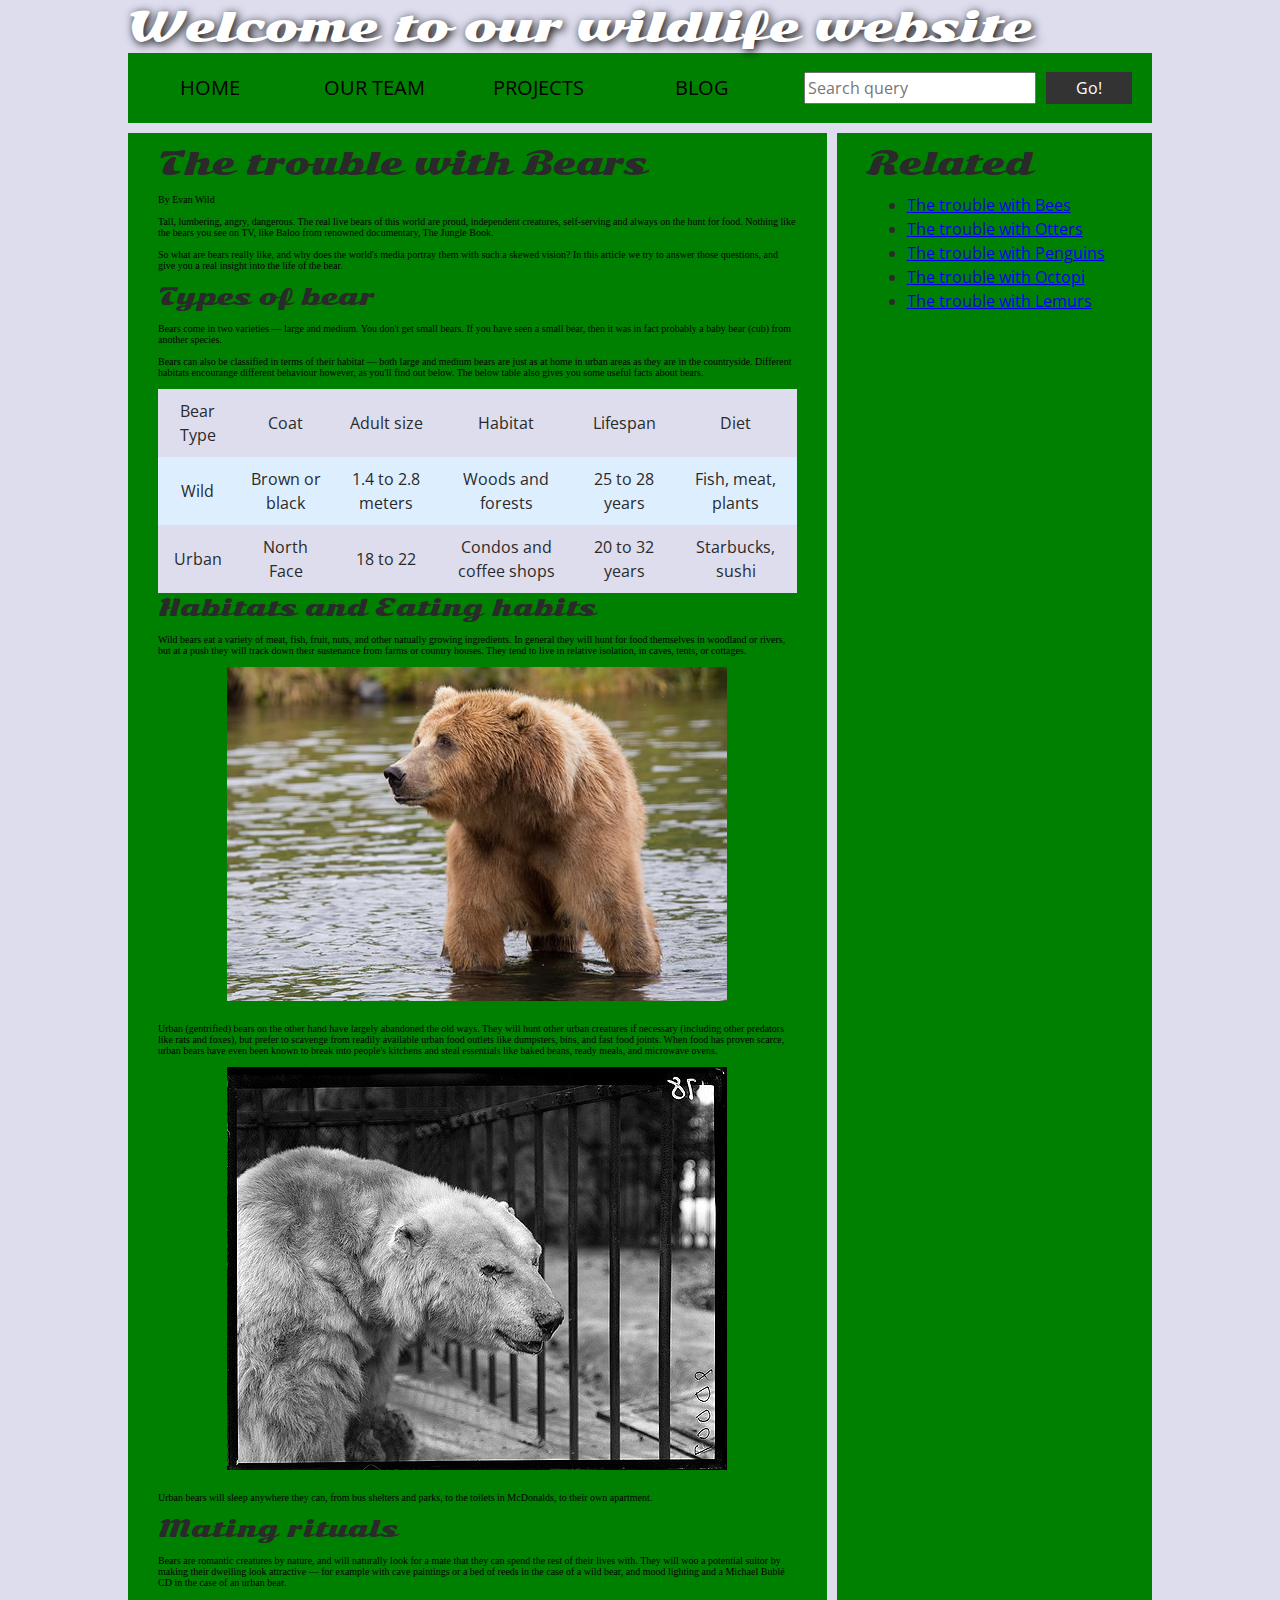
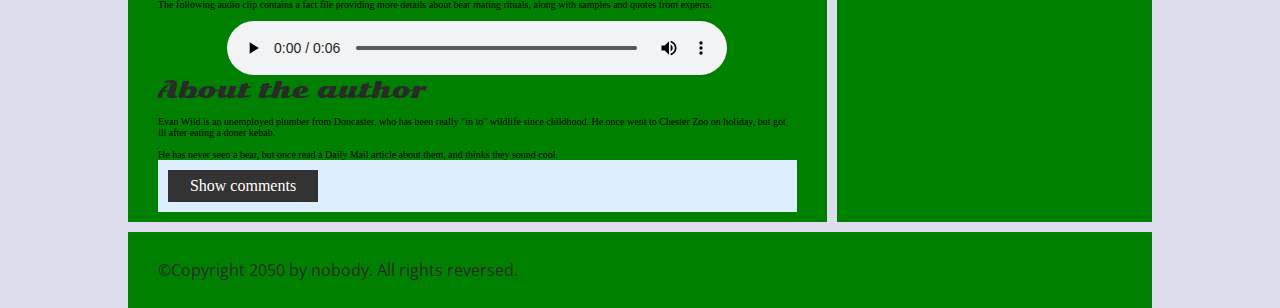
<file: assessment-files/index.html>
<!DOCTYPE html>
<html>
  <head>
    <meta charset="utf-8">

    <title>Accessibility assessment</title>
    <link href="https://fonts.googleapis.com/css?family=Open+Sans+Condensed:300|Sonsie+One" rel="stylesheet" type="text/css">
    <link rel="stylesheet" href="style.css">

    <!-- the below three lines are a fix to get HTML5 semantic elements working in old versions of Internet Explorer-->
    <!--[if lt IE 9]>
      <script src="http://html5shiv.googlecode.com/svn/trunk/html5.js"></script>
    <![endif]-->
  </head>

  <body>
    <div class="header">
      <font size="7">Welcome to our wildlife website</font>
    </div>

    <div class="nav">
      <ul>
        <li><a href="#">Home</a></li>
        <li><a href="#">Our team</a></li>
        <li><a href="#">Projects</a></li>
        <li><a href="#">Blog</a></li>
      </ul>

      <form class="search">
        <input type="search" name="q" placeholder="Search query">
        <input type="submit" value="Go!">
      </form>
    </div>

    <main>
      <article>
        <font size="6">The trouble with Bears</font>
        <br><br>
        By Evan Wild
        <br><br>
        Tall, lumbering, angry, dangerous. The real live bears of this world are proud, independent creatures, self-serving and always on the hunt for food. Nothing like the bears you see on TV, like Baloo from renowned documentary, The Jungle Book.
        <br><br>
        So what are bears really like, and why does the world's media portray them with such a skewed vision? In this article we try to answer those questions, and give you a real insight into the life of the bear.
        <br><br>
        <font size="5">Types of bear</font>
        <br><br>
        Bears come in two varieties — large and medium. You don't get small bears. If you have seen a small bear, then it was in fact probably a baby bear (cub) from another species.
        <br><br>
        Bears can also be classified in terms of their habitat — both large and medium bears are just as at home in urban areas as they are in the countryside. Different habitats encourange different behaviour however, as you'll find out below. The below table also gives you some useful facts about bears.
        <br><br>
        <table>
          <thead>
            <tr>
              <td>Bear Type</td>
              <td>Coat</td>
              <td>Adult size</td>
              <td>Habitat</td>
              <td>Lifespan</td>
              <td>Diet</td>
            </tr>
          </thead>
          <tbody>
            <tr>
              <td>Wild</td>
              <td>Brown or black</td>
              <td>1.4 to 2.8 meters</td>
              <td>Woods and forests</td>
              <td>25 to 28 years</td>
              <td>Fish, meat, plants</td>
            </tr>
            <tr>
              <td>Urban</td>
              <td>North Face</td>
              <td>18 to 22</td>
              <td>Condos and coffee shops</td>
              <td>20 to 32 years</td>
              <td>Starbucks, sushi</td>
            </tr>
          </tbody>
        </table>

        <font size="5">Habitats and Eating habits</font>
        <br><br>
        Wild bears eat a variety of meat, fish, fruit, nuts, and other natually growing ingredients. In general they will hunt for food themselves in woodland or rivers, but at a push they will track down their sustenance from farms or country houses. They tend to live in relative isolation, in caves, tents, or cottages.
        <br><br>
        <img src="media/wild-bear.jpg">
        <br><br>
        Urban (gentrified) bears on the other hand have largely abandoned the old ways. They will hunt other urban creatures if necessary (including other predators like rats and foxes), but prefer to scavenge from readily available urban food outlets like dumpsters, bins, and fast food joints. When food has proven scarce, urban bears have even been known to break into people's kitchens and steal essentials like baked beans, ready meals, and microwave ovens.
        <br><br>
        <img src="media/urban-bear.jpg">
        <br><br>
        Urban bears will sleep anywhere they can, from bus shelters and parks, to the toilets in McDonalds, to their own apartment.
        <br><br>
        <font size="5">Mating rituals</font>
        <br><br>
        Bears are romantic creatures by nature, and will naturally look for a mate that they can spend the rest of their lives with. They will woo a potential suitor by making their dwelling look attractive — for example with cave paintings or a bed of reeds in the case of a wild bear, and mood lighting and a Michael Bublé CD in the case of an urban bear.
        <br><br>
        The following audio clip contains a fact file providing more details about bear mating rituals, along with samples and quotes from experts.
        <br><br>
        <audio controls>
          <source src="media/bear.mp3" type="audio/mp3">
          <source src="media/bear.ogg" type="audio/ogg">
          <p>It looks like your browser doesn't support HTML5 audio players.</p>
        </audio>

        <aside>

          <font size="5">About the author</font>
        <br><br>
          Evan Wild is an unemployed plumber from Doncaster, who has been really "in to" wildlife since childhood. He once went to Chester Zoo on holiday, but got ill after eating a doner kebab.
        <br><br>
          He has never seen a bear, but once read a Daily Mail article about them, and thinks they sound cool.

        </aside>
        <section class="comments">
          <div class="show-hide">Show comments</div>

          <div class="comment-wrapper">

            <font size="6">Add comment</font>

            <form class="comment-form">
              <div class="flex-pair">
                Your name:
                <input type="text" name="name" id="name" placeholder="Enter your name">
              </div>
              <div class="flex-pair">
                Your comment:
                <input type="text" name="comment" id="comment" placeholder="Enter your comment">
              </div>
              <div>
                <input type="submit" value="Submit comment">
              </div>
            </form>

            <font size="6">Comments</font>

            <ul class="comment-container">

              <li>

                <p>Bob Fossil</p>

                <p>Oh I am so glad you taught me all about the big brown angry guys in the woods. With their sniffing little noses and their bad attitudes, they can sure be a menace — I was thinking of putting them all in a truck and driving them outta here. I run a zoo, you know.</p>

              </li>

            </ul>

          </div>
        </section>
      </article>

      <div class="secondary">
        <font size="6">Related</font>

        <ul>
          <li><a href="#">The trouble with Bees</a></li>
          <li><a href="#">The trouble with Otters</a></li>
          <li><a href="#">The trouble with Penguins</a></li>
          <li><a href="#">The trouble with Octopi</a></li>
          <li><a href="#">The trouble with Lemurs</a></li>
        </ul>
      </div>
    </main>

    <footer>
      <p>©Copyright 2050 by nobody. All rights reversed.</p>
    </footer>

    <script src="main.js"></script>

  </body>
</html>
</file>
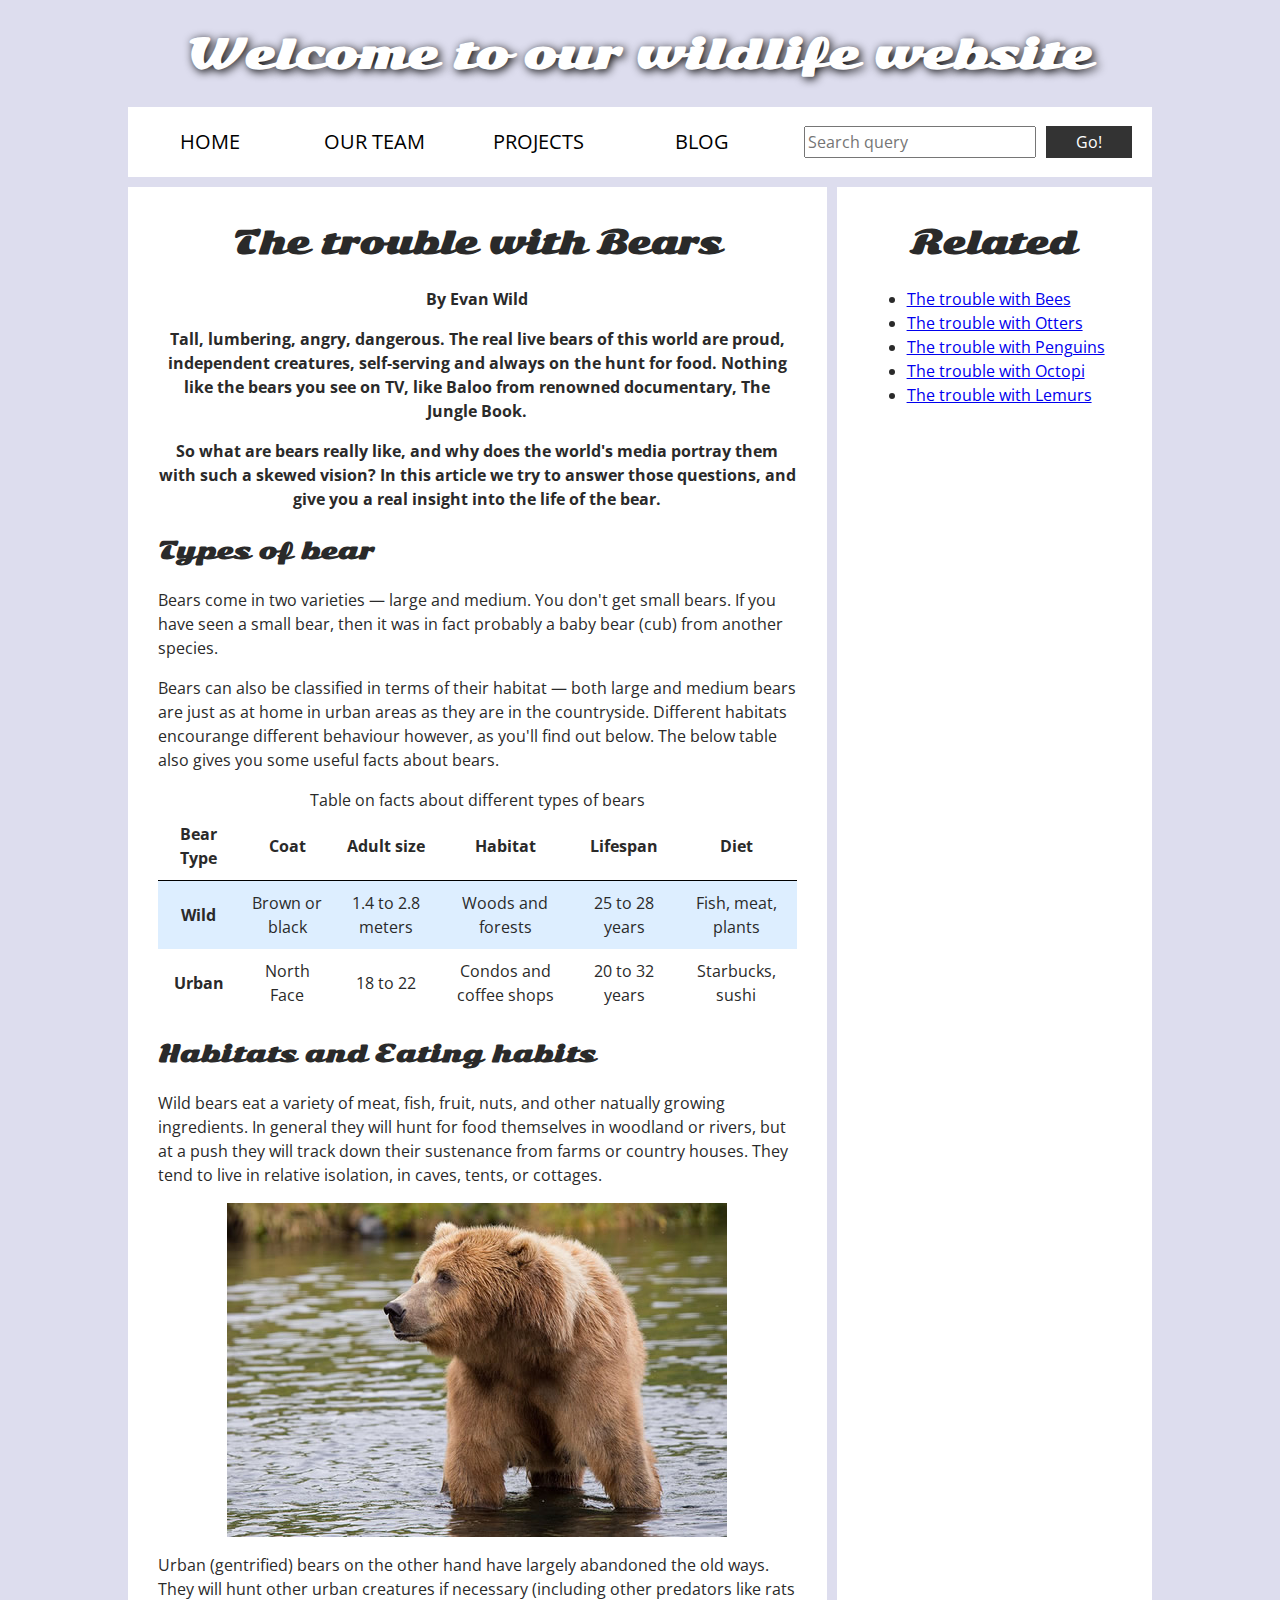
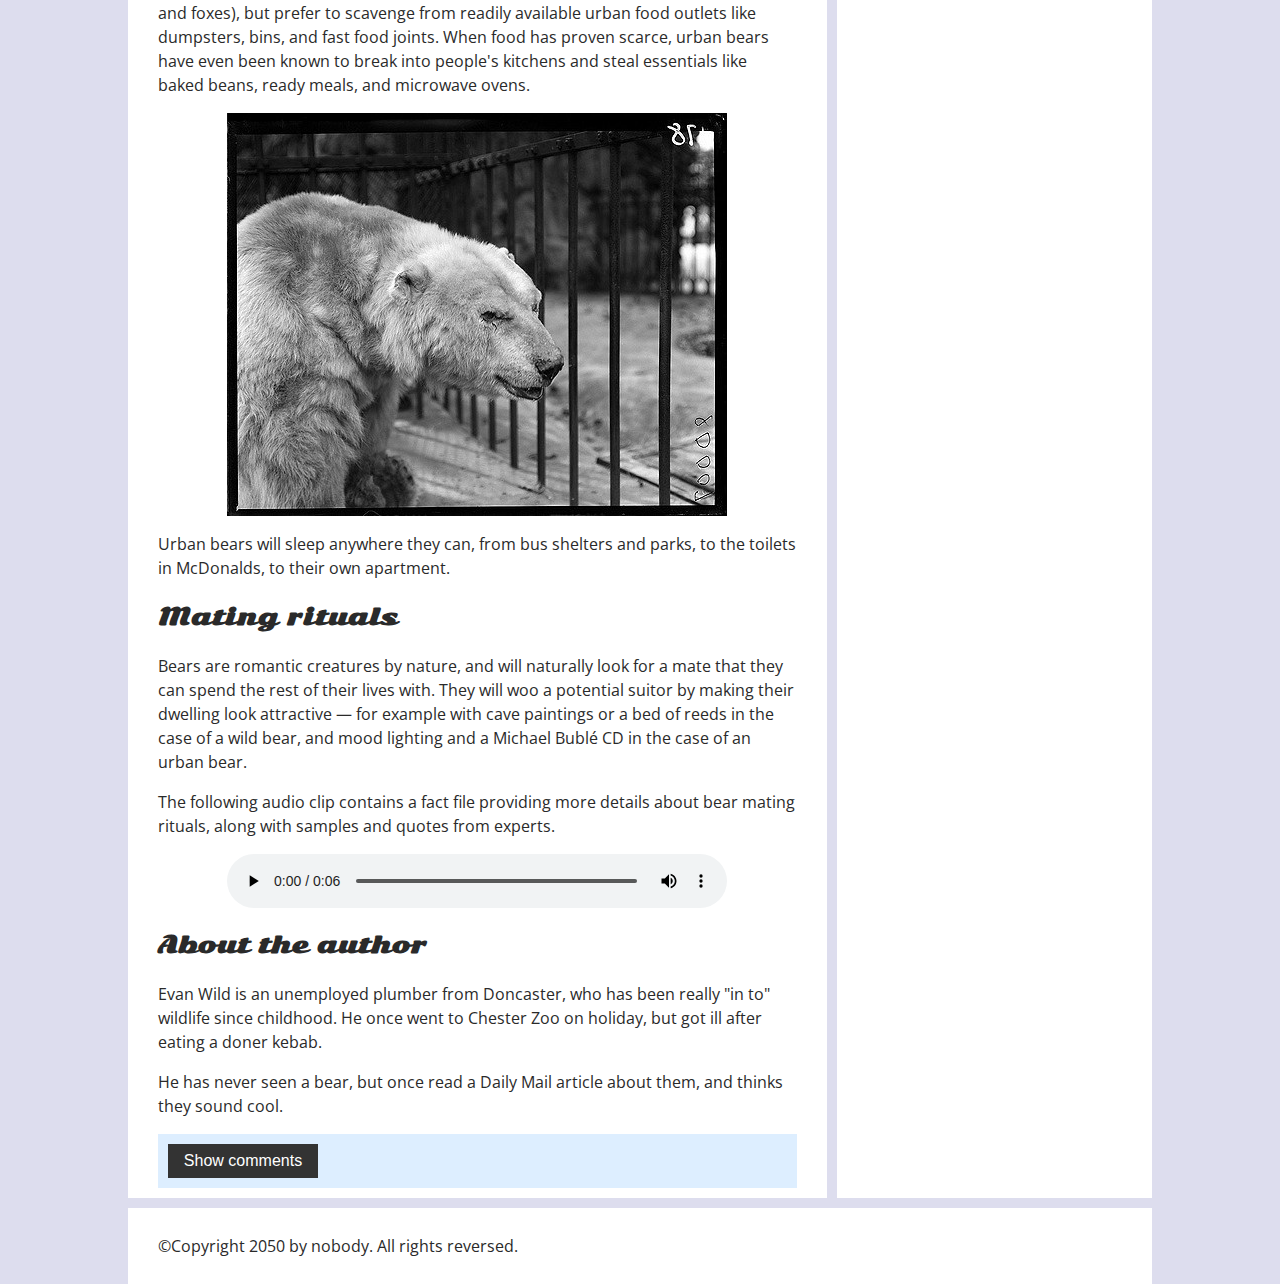
<file: wa/assessment-files-fixed/index.html>
<!--When I used the screen reader on the intial website, I noticed that it is not as descriptive with photos, sizes of anything of the sort.
It really just states what is there and what isn't. What it should be able to do is give the user a visual of it without actually showing them, 
so being more descriptive is important-->

<!DOCTYPE html>
<html>
  <head>
    <meta charset="utf-8">

    <title>Accessibility assessment</title>
    <link href="https://fonts.googleapis.com/css?family=Open+Sans+Condensed:300|Sonsie+One" rel="stylesheet" type="text/css">
    <link rel="stylesheet" href="style.css">

    <!-- the below three lines are a fix to get HTML5 semantic elements working in old versions of Internet Explorer-->
    <!--[if lt IE 9]>
      <script src="http://html5shiv.googlecode.com/svn/trunk/html5.js"></script>
    <![endif]-->
  </head>

  <body>
    <div class="header">
      <h1>Welcome to our wildlife website</h1>
    </div>

    <nav>
      <ul>
        <li><a href="#">Home</a></li>
        <li><a href="#">Our team</a></li>
        <li><a href="#">Projects</a></li>
        <li><a href="#">Blog</a></li>
      </ul>

      <form class="search">
        <input type="search" name="q" placeholder="Search query">
        <input type="submit" value="Go!">
      </form>
    </nav>

    <main>
      <article>
        <h2>The trouble with Bears<h2>

          <p>By Evan Wild</p>
        
          <p> Tall, lumbering, angry, dangerous. The real live bears of this world are proud, independent creatures, self-serving 
            and always on the hunt for food. Nothing like the bears you see on TV, like Baloo from renowned documentary, The Jungle Book.</p>

          <p>So what are bears really like, and why does the world's media portray them with such a skewed vision? In this article we 
            try to answer those questions, and give you a real insight into the life of the bear.</p>

        <h3>Types of bear</h3>

          <p>
            Bears come in two varieties — large and medium. You don't get small bears. If you have seen a small bear, then it was in fact 
            probably a baby bear (cub) from another species.
          </p>
          <p>
            Bears can also be classified in terms of their habitat — both large and medium bears are just as at home in urban areas as they 
            are in the countryside. Different habitats encourange different behaviour however, as you'll find out below. The below table 
            also gives you some useful facts about bears.
            </p>


        <table>
          <caption>Table on facts about different types of bears</caption>
          <thead>
            <tr>
              <th scope="col">Bear Type</th>
              <th scope="col">Coat</th>
              <th scope="col">Adult size</th>
              <th scope="col">Habitat</th>
              <th scope="col">Lifespan</th>
              <th scope="col">Diet</th>
            </tr>
          </thead>
          <tbody>
            <tr>
              <th scope="row">Wild</th>
              <td>Brown or black</td>
              <td>1.4 to 2.8 meters</td>
              <td>Woods and forests</td>
              <td>25 to 28 years</td>
              <td>Fish, meat, plants</td>
            </tr>
            <tr>
              <th scope="row">Urban</th>
              <td>North Face</td>
              <td>18 to 22</td>
              <td>Condos and coffee shops</td>
              <td>20 to 32 years</td>
              <td>Starbucks, sushi</td>
            </tr>
          </tbody>
        </table>

        <h3>Habitats and Eating habits</h3>
          <p>
            Wild bears eat a variety of meat, fish, fruit, nuts, and other natually growing ingredients. In general they will hunt for 
            food themselves in woodland or rivers, but at a push they will track down their sustenance from farms or country houses. 
            They tend to live in relative isolation, in caves, tents, or cottages.
          </p>

          <figure>
            <img src="media/wild-bear.jpg" alt="Image of a light brown colored bear in the middle of a small body of water">
          </figure>

          <p>
            Urban (gentrified) bears on the other hand have largely abandoned the old ways. They will hunt other urban creatures 
            if necessary (including other predators like rats and foxes), but prefer to scavenge from readily available urban food outlets 
            like dumpsters, bins, and fast food joints. When food has proven scarce, urban bears have even been known to break into 
            people's kitchens and steal essentials like baked beans, ready meals, and microwave ovens.
          </p>

          <figure>
          <img src="media/urban-bear.jpg" alt="Black and white image of a bear behind black steel">
          </figure>

          <p>
            Urban bears will sleep anywhere they can, from bus shelters and parks, to the toilets in McDonalds, to their own apartment.
          </p>

        <h3>Mating rituals</h3>
          <p>
            Bears are romantic creatures by nature, and will naturally look for a mate that they can spend the rest of their lives with. 
            They will woo a potential suitor by making their dwelling look attractive — for example with cave paintings or a bed of reeds 
            in the case of a wild bear, and mood lighting and a Michael Bublé CD in the case of an urban bear.
          </p>

          <p>
            The following audio clip contains a fact file providing more details about bear mating rituals, 
            along with samples and quotes from experts.
          </p>

        <audio controls>
          <source src="media/bear.mp3" type="audio/mp3" >
          <source src="media/bear.ogg" type="audio/ogg">
          <p>It looks like your browser doesn't support HTML5 audio players. 
            Here is a <a href="media/bear.mp3">link to download the audio</a> instead.</p>
        </audio>

        <aside></aside>
        <h3>About the author</h3>
          <p>
            Evan Wild is an unemployed plumber from Doncaster, who has been really "in to" wildlife since childhood. He once went to Chester 
            Zoo on holiday, but got ill after eating a doner kebab.
          </p>
          <p>
            He has never seen a bear, but once read a Daily Mail article about them, and thinks they sound cool.
          </p>
        </aside>


        <section class="comments">
          <button class="show-hide">Show comments</button> 
          <div class="comment-wrapper">

            <h4>Add comment</h4>
              <form class="comment-form">
                <div class="flex-pair">
                  <label for="name">Your name:</label>
                  <input type="text" name="name" id="name" placeholder="Enter your name">
              </div>
              <div class="flex-pair">
                <label for="comment">Your comment:</label>
                <input type="text" name="comment" id="comment" placeholder="Enter your comment">
              </div>
              <div>
                <input type="submit" value="Submit comment">
              </div>
            </form>

            <h4>Comments</h4>

            <ul class="comment-container">

              <li>

                <p>Bob Fossil</p>
                <p>Oh I am so glad you taught me all about the big brown angry guys in the woods. With their sniffing little noses and 
                  their bad attitudes, they can sure be a menace — I was thinking of putting them all in a truck and driving them outta 
                  here. I run a zoo, you know.
                </p>

              </li>
            </ul>

          </div>
        </section>
      </article>

      <aside class="secondary">
        <h2>Related</h2>

        <ul>
          <li><a href="#">The trouble with Bees</a></li>
          <li><a href="#">The trouble with Otters</a></li>
          <li><a href="#">The trouble with Penguins</a></li>
          <li><a href="#">The trouble with Octopi</a></li>
          <li><a href="#">The trouble with Lemurs</a></li>
        </ul>
      </aside>
    </main>

    <footer>
      <p>©Copyright 2050 by nobody. All rights reversed.</p>
    </footer>

    <script src="main.js"></script>

  </body>
</html>
</file>
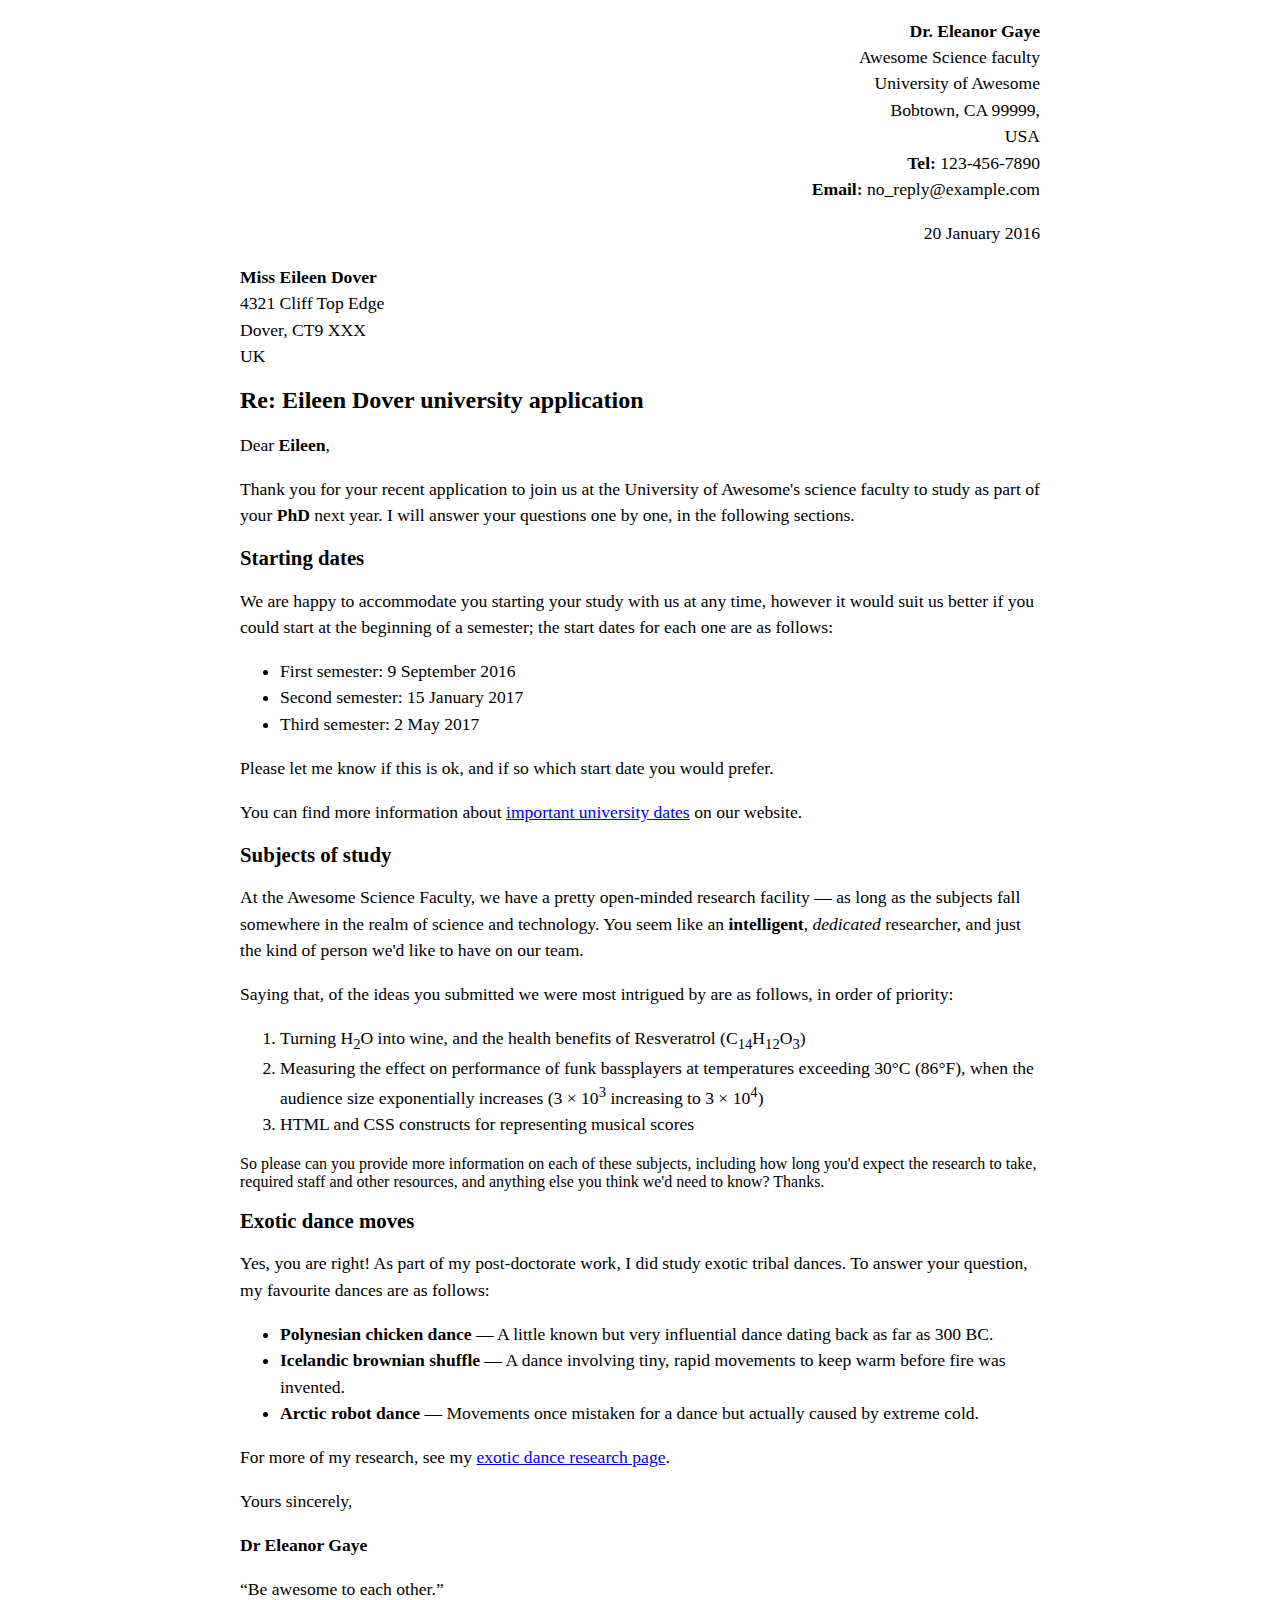
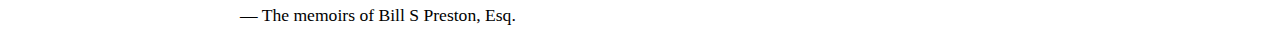
<file: ica/ica4a.html>
<!DOCTYPE html>
<html lang="en">
<head>
  <meta charset="utf-8">
  <title>University Application Response</title>

  <style>
    body {
      max-width: 800px;
      margin: 0 auto;
    }
    .right {
      text-align: right;
    }
    h1 {
      font-size: 1.5em;
    }
    h2 {
      font-size: 1.3em;
    }
    p, ul, ol {
      font-size: 1.1em;
      line-height: 1.5;
    }
  </style>
</head>

<body>

  <p class="right">
    <strong>Dr. Eleanor Gaye</strong><br>
    Awesome Science faculty<br>
    University of Awesome<br>
    Bobtown, CA 99999,<br>
    USA<br>
    <strong>Tel:</strong> 123-456-7890<br>
    <strong>Email:</strong> no_reply@example.com
  </p>

  <p class="right">
    20 January 2016
  </p>

  <p>
    <strong>Miss Eileen Dover</strong><br>
    4321 Cliff Top Edge<br>
    Dover, CT9 XXX<br>
    UK
  </p>

  <h1>Re: Eileen Dover university application</h1>

  <p>Dear <strong>Eileen</strong>,</p>

  <p>
    Thank you for your recent application to join us at the University of Awesome's
    science faculty to study as part of your <strong>PhD</strong> next year.
    I will answer your questions one by one, in the following sections.
  </p>

  <h2>Starting dates</h2>

  <p>
    We are happy to accommodate you starting your study with us at any time, however
    it would suit us better if you could start at the beginning of a semester; the
    start dates for each one are as follows:
  </p>

  <ul>
    <li>First semester: 9 September 2016</li>
    <li>Second semester: 15 January 2017</li>
    <li>Third semester: 2 May 2017</li>
  </ul>

  <p>
    Please let me know if this is ok, and if so which start date you would prefer.
  </p>

  <p>
    You can find more information about
    <a href="http://example.com">important university dates</a>
    on our website.
  </p>
  <h2>Subjects of study</h2>

  <p>
    At the Awesome Science Faculty, we have a pretty open-minded research facility —
    as long as the subjects fall somewhere in the realm of science and technology.
    You seem like an <strong>intelligent</strong>, <em>dedicated</em> researcher, and
    just the kind of person we'd like to have on our team.
  </p>
  <p>
    Saying that, of the ideas you submitted we were most intrigued by are as follows,
    in order of priority:
  </p>
  <ol>
    <li>
      Turning H<sub>2</sub>O into wine, and the health benefits of Resveratrol
      (C<sub>14</sub>H<sub>12</sub>O<sub>3</sub>)
    </li>
    <li>
      Measuring the effect on performance of funk bassplayers at temperatures exceeding
      30°C (86°F), when the audience size exponentially increases
      (3 × 10<sup>3</sup> increasing to 3 × 10<sup>4</sup>)
    </li>
    <li>
      HTML and CSS constructs for representing musical scores
    </li>
  </ol>

  <p></p>
    So please can you provide more information on each of these subjects, including
    how long you'd expect the research to take, required staff and other resources,
    and anything else you think we'd need to know? Thanks.
  </p>
  <h2>Exotic dance moves</h2>
  <p>
    Yes, you are right! As part of my post-doctorate work, I did study exotic tribal
    dances. To answer your question, my favourite dances are as follows:
  </p>

  <ul>
    <li>
      <strong>Polynesian chicken dance</strong> — A little known but very influential
      dance dating back as far as 300 BC.
    </li>
    <li>
      <strong>Icelandic brownian shuffle</strong> — A dance involving tiny, rapid
      movements to keep warm before fire was invented.
    </li>
    <li>
      <strong>Arctic robot dance</strong> — Movements once mistaken for a dance but
      actually caused by extreme cold.
    </li>
  </ul>
  <p>
    For more of my research, see my
    <a href="http://example.com">exotic dance research page</a>.
  </p>
  <p>Yours sincerely,</p>
  <p><strong>Dr Eleanor Gaye</strong></p>
  <p>
    “Be awesome to each other.”<br>
    — The memoirs of Bill S Preston, Esq.
  </p>
</body>
</html>
</file>
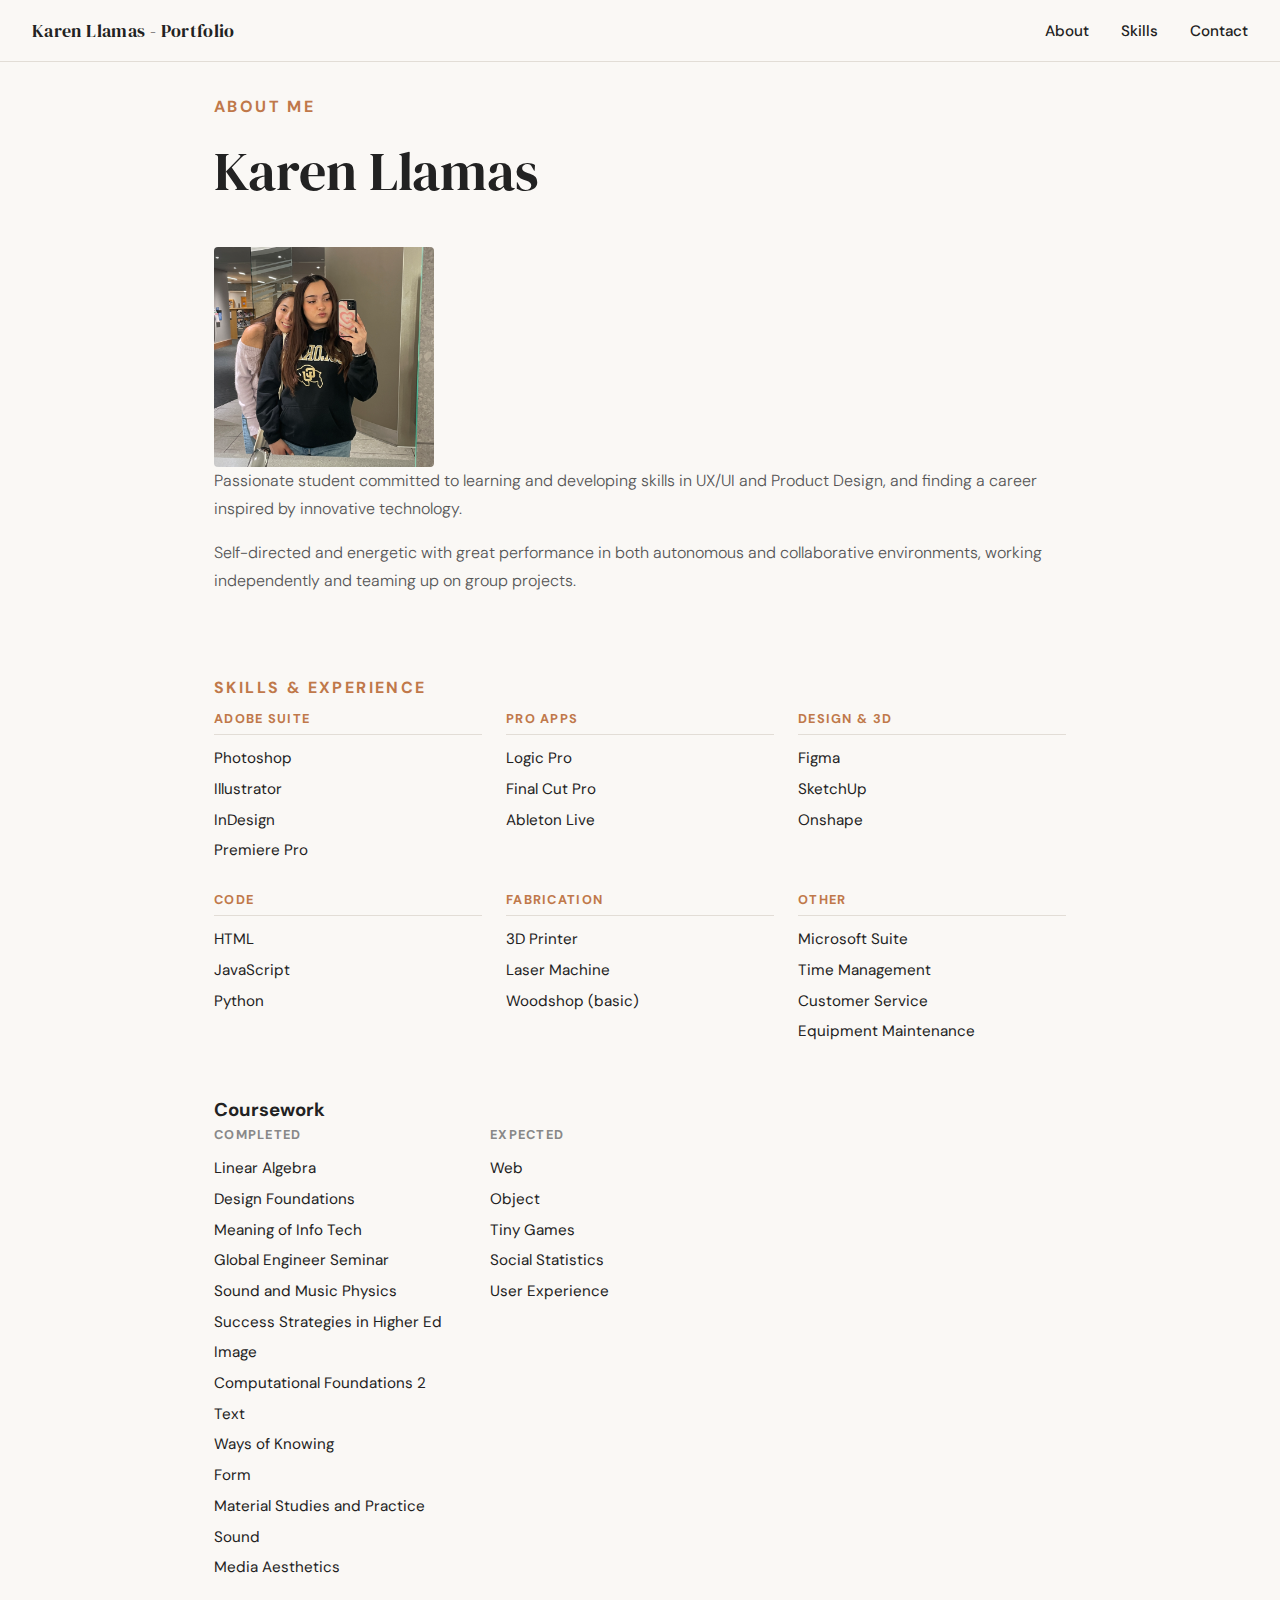
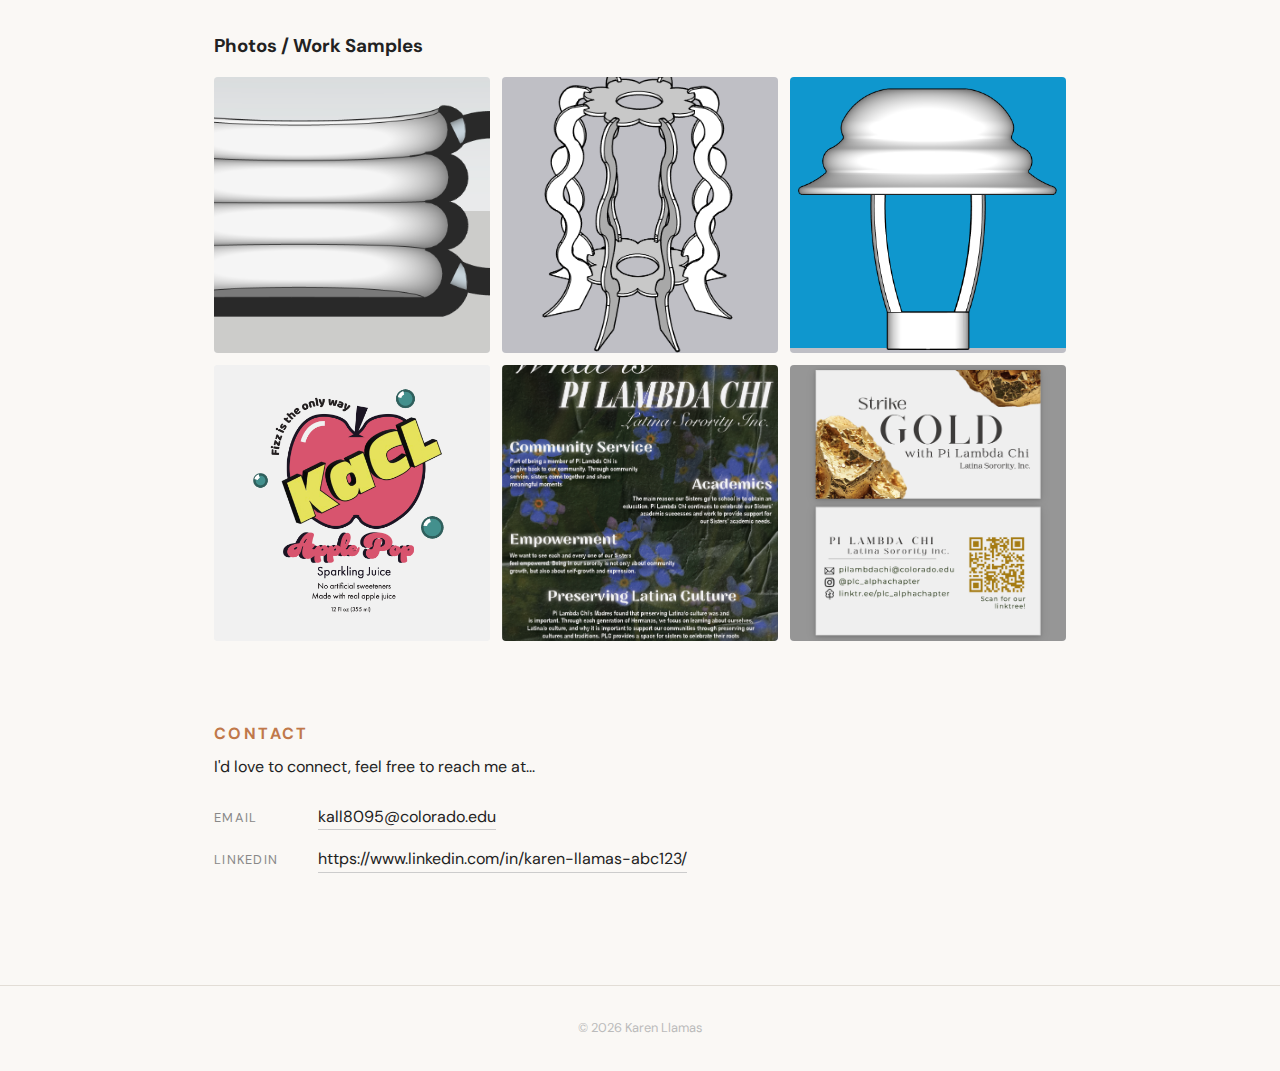
<file: wa/digitalIdentityPortfolio/portfolio.html>
<!DOCTYPE html>
<html lang="en">
<head>
  <meta charset="UTF-8" />
  <meta name="viewport" content="width=device-width, initial-scale=1.0" />
  <title>Karen Llamas — Portfolio</title>
  <link href="https://fonts.googleapis.com/css2?family=DM+Serif+Display:ital@0;1&family=DM+Sans:opsz,wght@9..40,300;9..40,400;9..40,500&display=swap" rel="stylesheet">
  <link rel="stylesheet" href="portfolio.css" />
</head>
<body>
 
  <nav role="navigation" aria-label="Main navigation">
    <span class="logo">Karen Llamas - Portfolio </span>
    <ul>
      <li><a href="#about">About</a></li>
      <li><a href="#skills">Skills</a></li>
      <li><a href="#contact">Contact</a></li>
    </ul>
  </nav>
 
  <main>
    <section id="about" aria-labelledby="about-heading">
      <h2>About Me</h2>
      <h1 id="about-heading">Karen Llamas</h1>
 
      <div class="home-layout">
        <div class="home-photo" aria-label="Profile photo placeholder">
          <img src="IMG_0331.JPG" alt="Photo of Karen and her sister, Anna"></div>
        </div>
 
        <div class="bio-box">
          <p>
            Passionate student committed to learning and developing skills in UX/UI and Product Design, and finding a career inspired by innovative technology.
          </p>
          <p>
            Self-directed and energetic with great performance in both autonomous and collaborative environments, working independently and teaming up on group projects.
          </p>
        </div>
 
      </div>
    </section>
 
    <section id="skills" aria-labelledby="skills-heading">
      <h2 id="skills-heading">Skills &amp; Experience</h2>
 
      <div class="skills-grid">
 
        <div class="skill-group">
          <h3>Adobe Suite</h3>
          <ul>
            <li>Photoshop</li>
            <li>Illustrator</li>
            <li>InDesign</li>
            <li>Premiere Pro</li>
          </ul>
        </div>
 
        <div class="skill-group">
          <h3>Pro Apps</h3>
          <ul>
            <li>Logic Pro</li>
            <li>Final Cut Pro</li>
            <li>Ableton Live</li>
          </ul>
        </div>
 
        <div class="skill-group">
          <h3>Design &amp; 3D</h3>
          <ul>
            <li>Figma</li>
            <li>SketchUp</li>
            <li>Onshape</li>
          </ul>
        </div>
 
        <div class="skill-group">
          <h3>Code</h3>
          <ul>
            <li>HTML</li>
            <li>JavaScript</li>
            <li>Python</li>
          </ul>
        </div>
 
        <div class="skill-group">
          <h3>Fabrication</h3>
          <ul>
            <li>3D Printer</li>
            <li>Laser Machine</li>
            <li>Woodshop (basic)</li>
          </ul>
        </div>
 
        <div class="skill-group">
          <h3>Other</h3>
          <ul>
            <li>Microsoft Suite</li>
            <li>Time Management</li>
            <li>Customer Service</li>
            <li>Equipment Maintenance</li>
          </ul>
        </div>
 
      </div>
 
      <h3 style="margin-top: 3rem;">Coursework</h3>
      <div class="course-columns">
        <div>
          <h3>Completed</h3>
          <ul>
            <li>Linear Algebra</li>
            <li>Design Foundations</li>
            <li>Meaning of Info Tech</li>
            <li>Global Engineer Seminar</li>
            <li>Sound and Music Physics</li>
            <li>Success Strategies in Higher Ed</li>
            <li>Image</li>
            <li>Computational Foundations 2</li>
            <li>Text</li>
            <li>Ways of Knowing</li>
            <li>Form</li>
            <li>Material Studies and Practice</li>
            <li>Sound</li>
            <li>Media Aesthetics</li>
          </ul>
        </div>
        <div>
          <h3>Expected</h3>
          <ul>
            <li>Web</li>
            <li>Object</li>
            <li>Tiny Games</li>
            <li>Social Statistics</li>
            <li>User Experience</li>
          </ul>
        </div>
      </div>
 
      <h3 style="margin-top: 3rem;">Photos / Work Samples</h3>
      <div class="photo-grid" aria-label="Photo gallery">
 
        <div class="photo-box" role="img" aria-label="Photo 1">
            <img src="Screenshot 2025-11-08 at 2.44.03 PM.png" alt="Image of a 3D render of a teacup">
        </div>
        <div class="photo-box" role="img" aria-label="Photo 2">
            <img src="Screenshot 2025-12-02 at 12.09.40 PM.png" alt="3d render of a wavy lamp">
        </div>
        <div class="photo-box" role="img" aria-label="Photo 3">
            <img src="Screenshot 2025-12-02 at 7.10.02 PM.png" alt="3D render of a lamp with a dome">
        </div>
        <div class="photo-box" role="img" aria-label="Photo 4">
            <img src="Screenshot 2026-03-10 at 1.45.30 AM.png" alt="Design for an apple soda brand">
        </div>
        <div class="photo-box" role="img" aria-label="Photo 5">
            <img src="Screenshot 2026-03-10 at 1.53.46 AM.png" alt="Informational poster of a sorority">
        </div>
        <div class="photo-box" role="img" aria-label="Photo 6">
            <img src="Screenshot 2026-03-10 at 1.53.59 AM.png" alt="Business card design for a sorority">
        </div>
 
      </div>
    </section>
 
 
    <section id="contact" aria-labelledby="contact-heading">
      <h2 id="contact-heading">Contact</h2>
      <p>I'd love to connect, feel free to reach me at...</p>
 
      <div class="contact-info">
        <div class="contact-item">
          <span>Email</span>
          <a href="mailto:kall8095@colorado.edu">kall8095@colorado.edu</a>
        </div>
        <div class="contact-item">
          <span>LinkedIn</span>
          <a href="https://www.linkedin.com/in/karen-llamas-abc123/" target="_blank" rel="noopener">https://www.linkedin.com/in/karen-llamas-abc123/</a>
        </div>
      </div>
    </section>
 
  </main>
 
  <footer role="contentinfo">
    <p>© 2026 Karen Llamas</p>
  </footer>
 
</body>
</html>
</file>
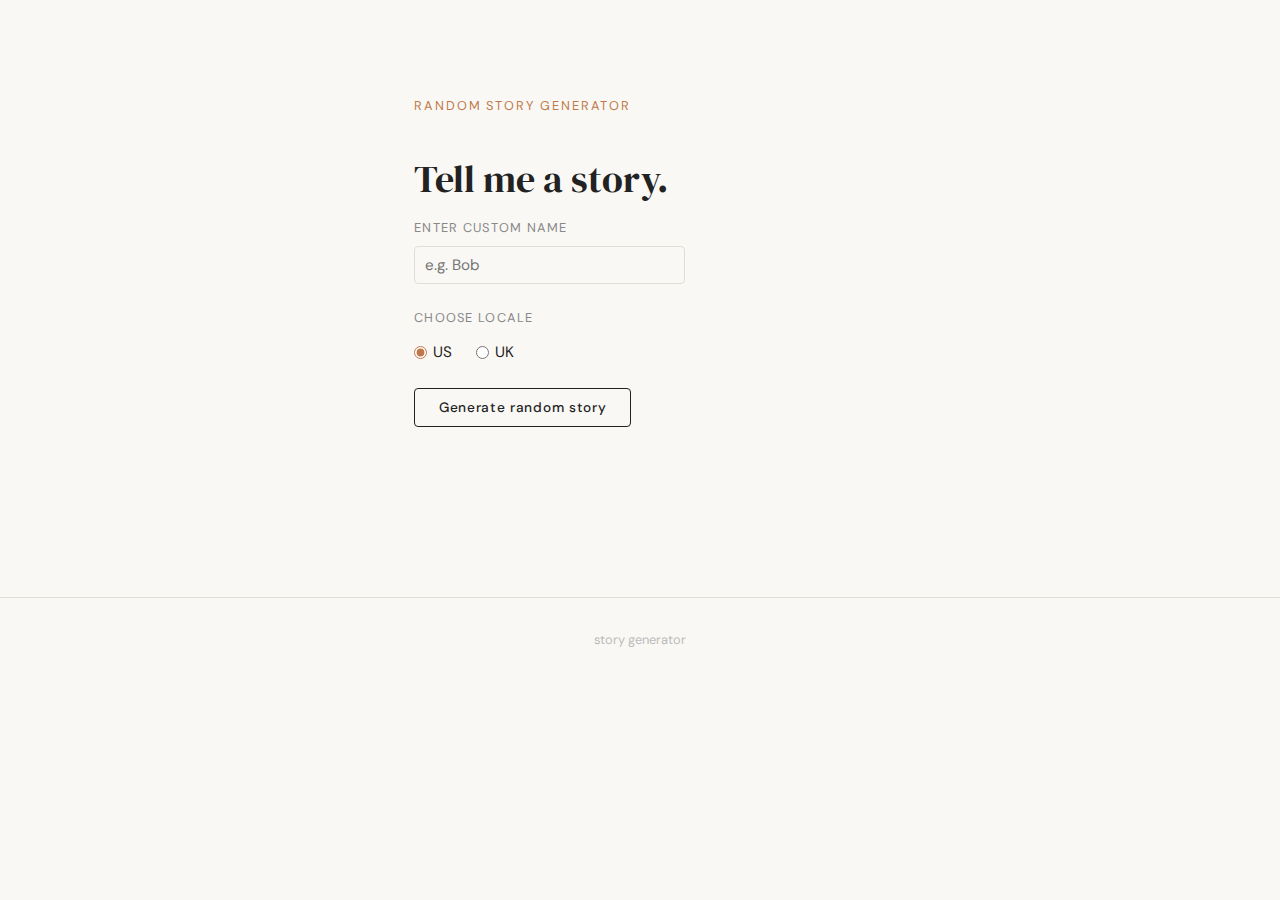
<file: wa/ica11/ica11.html>
<!DOCTYPE html>
<html lang="en">
<head>
  <meta charset="UTF-8">
  <title>Story Generator</title>
  <link href="https://fonts.googleapis.com/css2?family=DM+Sans:wght@300;400;500&family=DM+Serif+Display&display=swap" rel="stylesheet">
  <style>
    * {
      box-sizing: border-box;
      margin: 0;
      padding: 0;
    }

    body {
      font-family: 'DM Sans', 'Segoe UI', sans-serif;
      background-color: #faf8f5;
      color: #222222;
      line-height: 1.6;
    }

    main {
      max-width: 500px;
      margin: 4rem auto;
      padding: 2rem 1.5rem;
    }

    h1 {
      font-family: 'DM Serif Display', Georgia, serif;
      font-size: clamp(1.8rem, 4vw, 2.4rem);
      font-weight: 400;
      margin-bottom: 0.25rem;
    }

    .subtitle {
      font-size: 0.8rem;
      text-transform: uppercase;
      letter-spacing: 0.15em;
      color: #c0784a;
      margin-bottom: 2rem;
    }

    label {
      font-size: 0.8rem;
      text-transform: uppercase;
      letter-spacing: 0.1em;
      color: #888;
    }

    input[type="text"] {
      margin-top: 6px;
      padding: 8px 10px;
      width: 60%;
      display: block;
      border: 1px solid #e2ddd6;
      background-color: #faf8f5;
      font-family: 'DM Sans', sans-serif;
      font-size: 0.95rem;
      color: #222;
      border-radius: 4px;
      outline: none;
      transition: border-color 0.2s;
    }

    input[type="text"]:focus {
      border-color: #c0784a;
    }

    fieldset {
      border: 0;
      margin-top: 1.5rem;
    }

    legend {
      font-size: 0.8rem;
      text-transform: uppercase;
      letter-spacing: 0.1em;
      color: #888;
      margin-bottom: 6px;
    }

    .radio-group {
      display: flex;
      gap: 1.5rem;
      margin-top: 6px;
    }

    .radio-group label {
      display: flex;
      align-items: center;
      gap: 6px;
      text-transform: none;
      letter-spacing: 0;
      font-size: 0.95rem;
      color: #222;
      cursor: pointer;
    }

    input[type="radio"] {
      accent-color: #c0784a;
    }

    .generate {
      margin-top: 1.5rem;
      padding: 10px 24px;
      background: none;
      border: 1px solid #222;
      font-family: 'DM Sans', sans-serif;
      font-size: 0.85rem;
      font-weight: 500;
      letter-spacing: 0.05em;
      color: #222;
      cursor: pointer;
      border-radius: 4px;
      transition: background-color 0.2s, color 0.2s, border-color 0.2s;
    }

    .generate:hover {
      background-color: #c0784a;
      border-color: #c0784a;
      color: #fff;
    }

    .story {
      margin-top: 2rem;
      background: #fff;
      border: 1px solid #e2ddd6;
      border-left: 3px solid #c0784a;
      padding: 1.25rem 1.5rem;
      font-size: 1rem;
      font-weight: 300;
      color: #555;
      line-height: 1.75;
      visibility: hidden;
      border-radius: 4px;
    }

    footer {
      text-align: center;
      margin-top: 4rem;
      padding: 2rem;
      font-size: 0.8rem;
      color: #bbb;
      border-top: 1px solid #e2ddd6;
    }
  </style>
</head>
<body>
  <main>
    <p class="subtitle">Random Story Generator</p>
    <h1>Tell me a story.</h1>

    <div>
      <label for="custom-name">Enter custom name</label>
      <input id="custom-name" type="text" placeholder="e.g. Bob" />
    </div>

    <fieldset>
      <legend>Choose locale</legend>
      <div class="radio-group">
        <label><input id="us" type="radio" name="uk-us" value="us" checked /> US</label>
        <label><input id="uk" type="radio" name="uk-us" value="uk" /> UK</label>
      </div>
    </fieldset>

    <button class="generate">Generate random story</button>

    <!-- Thanks a lot to Willy Aguirre for his help with the code for this assessment -->
    <p class="story"></p>
  </main>

  <footer>story generator</footer>

  <script>
    const customName = document.getElementById("custom-name");
    const generateBtn = document.querySelector(".generate");
    const story = document.querySelector(".story");

    function randomValueFromArray(array) {
      const random = Math.floor(Math.random() * array.length);
      return array[random];
    }

    const characters = ["Justin the Beiber", "John Jr", "Jerry Tom"];
    const places = ["the 7-Elevent", "the Rec Center", "McDonalds"];
    const events = [
      "turned into confetti",
      "morphed into a shadow",
      "converted into a fly and buzzed away",
    ];

    function returnRandomStoryString() {
      const randomCharacter = randomValueFromArray(characters);
      const randomPlace = randomValueFromArray(places);
      const randomEvent = randomValueFromArray(events);
      let storyText = `It was 2am when ${randomCharacter} received a mysterious letter. 
      The letter said to meet someone at ${randomPlace} before sunrise, so they put on 
      their boots and headed out into the dark. When they finally arrived to the meetup location, they waited 
      for a few minutes, heard a strange noise behind them, and then ${randomEvent}. 
      Sandra found the boots the next morning and asked no questions, ${randomCharacter} 
      weighs 300 pounds, and the boots alone weren't worth investigating.`;

      return storyText;
    }

    generateBtn.addEventListener("click", generateStory);

    function generateStory() {
      let newStory = returnRandomStoryString();
      if (customName.value !== "") {
        const name = customName.value;
        newStory = newStory.replace("Bob", name);
      }
      if (document.getElementById("uk").checked) {
        const weight = `${Math.round(300 / 14)} stone`;
        const temperature = `${Math.round((94 - 32) * (5 / 9))} Celsius`;
        newStory = newStory.replace("300 pounds", weight);
        newStory = newStory.replace("94 Fahrenheit", temperature);
      }
      story.textContent = newStory;
      story.style.visibility = "visible";
    }
  </script>
</body>
</html>
</file>
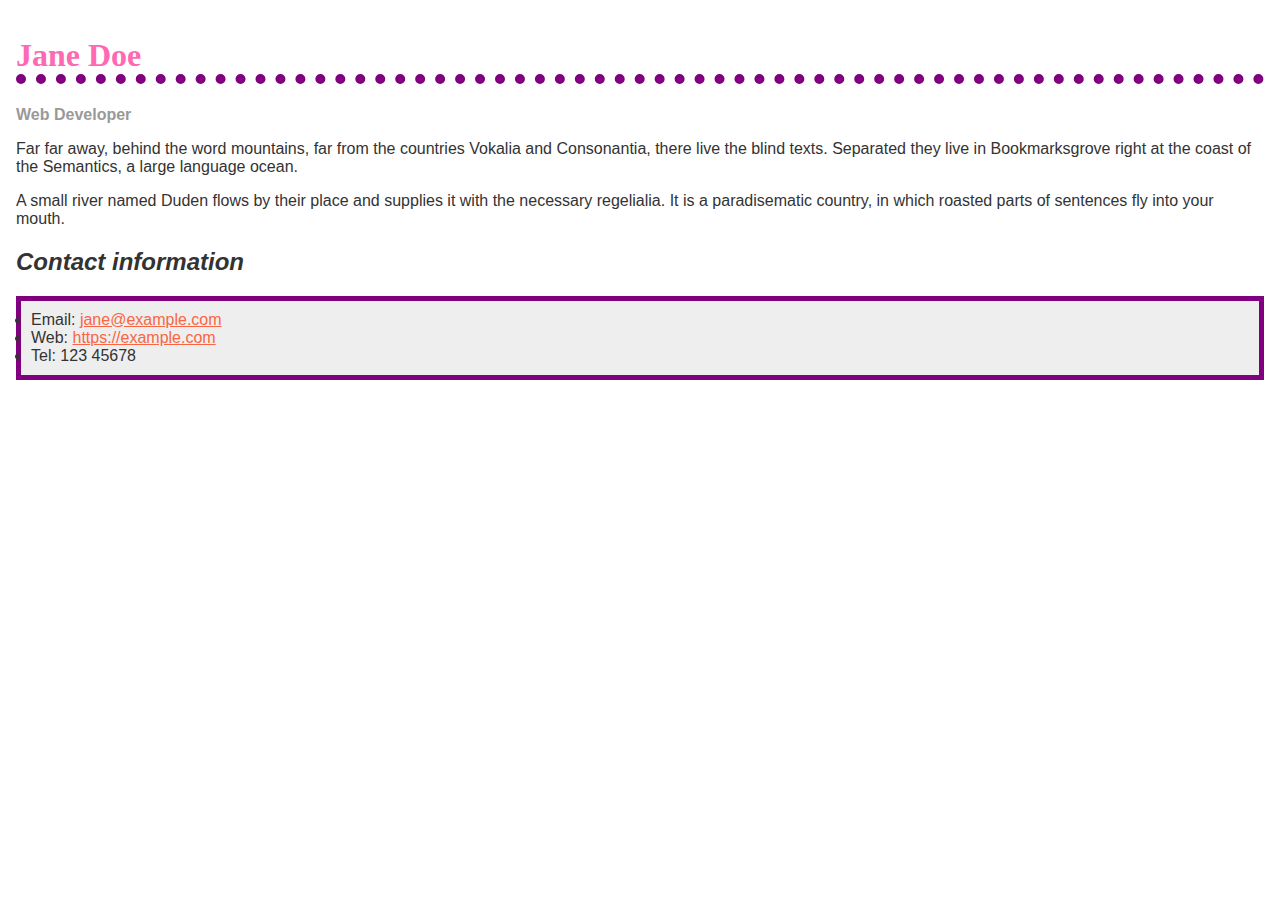
<file: wa/ica7/ica7.html>
<!doctype html>
<html lang="en">
  <head>
    <meta charset="utf-8" />
    <meta name="viewport" content="width=device-width" />
    <title>Formatting a biography</title>
    <link rel="stylesheet" href="ica7.css">
  </head>
  <body>
    <h1>Jane Doe</h1>
    <div class="job-title">Web Developer</div>
    <p>
      Far far away, behind the word mountains, far from the countries Vokalia
      and Consonantia, there live the blind texts. Separated they live in
      Bookmarksgrove right at the coast of the Semantics, a large language
      ocean.
    </p>

    <p>
      A small river named Duden flows by their place and supplies it with the
      necessary regelialia. It is a paradisematic country, in which roasted
      parts of sentences fly into your mouth.
    </p>

    <h2>Contact information</h2>
    <ul>
      <li>
        Email:
        <a href="mailto:jane@example.com">jane@example.com</a>
      </li>
      <li>
        Web:
        <a href="https://example.com">https://example.com</a>
      </li>
      <li>Tel: 123 45678</li>
    </ul>
  </body>
</html>
</file>
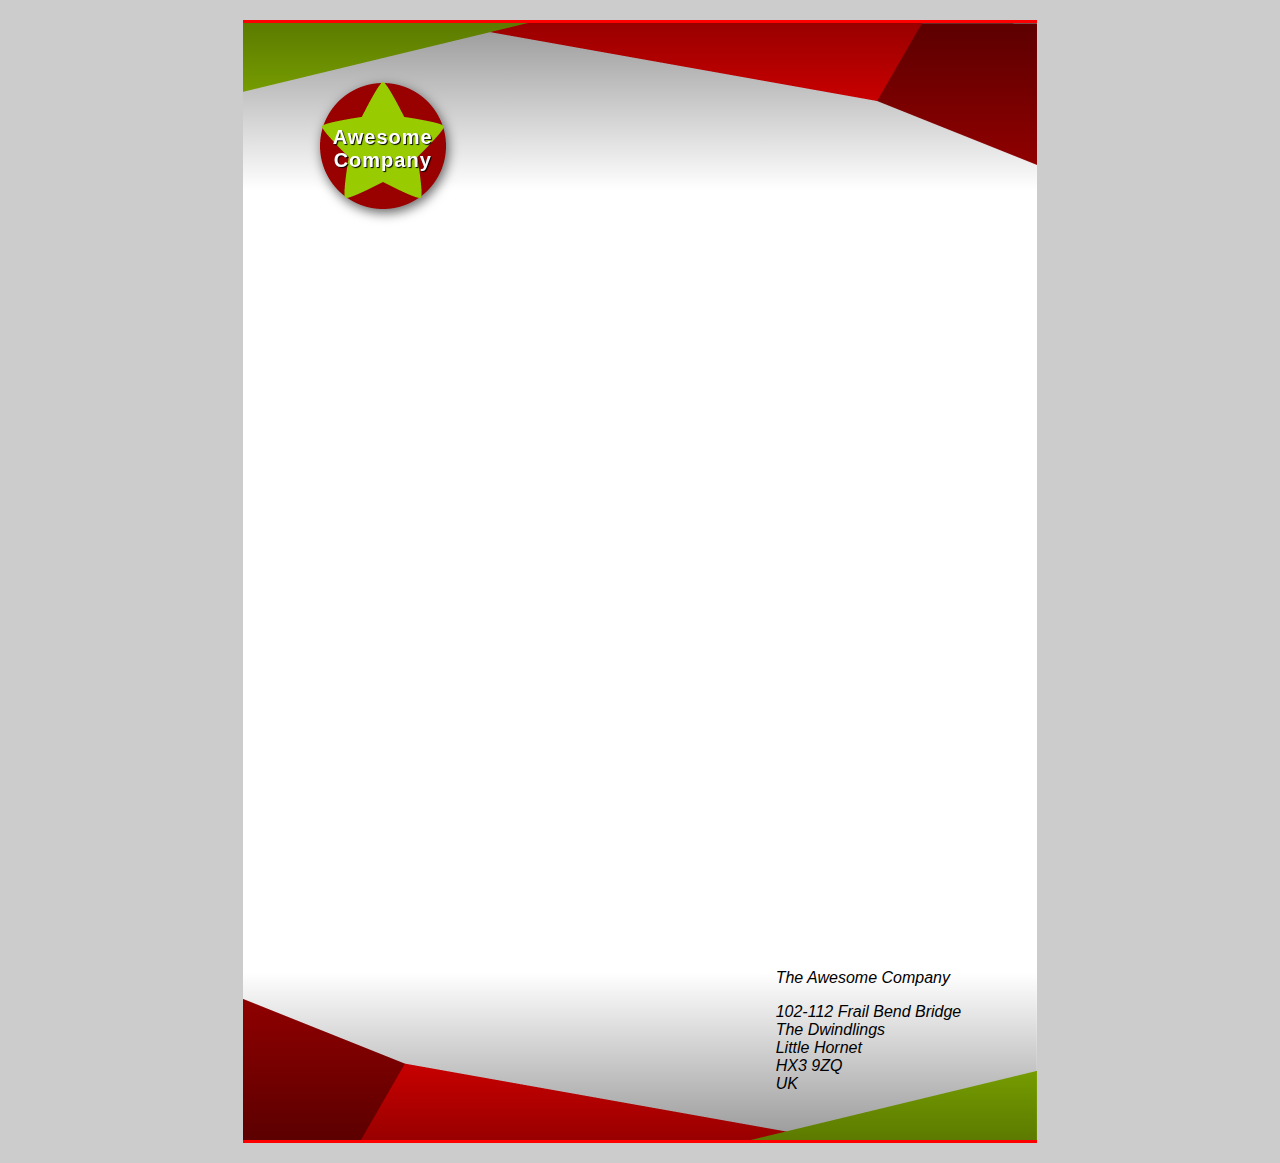
<file: wa/ica8/ica8.html>
<!DOCTYPE html>
<html lang="en-US">
  <head>
    <meta charset="utf-8">
    <meta name="viewport" content="width=device-width">
    <title>Fancy letterheaded paper</title>
    <link rel="stylesheet" href="ica8-style.css">
  </head>
  <body>

    <article>
      <h1>Awesome<br>Company</h1>

      <address>
        <p>The Awesome Company</p>
        <p>102-112 Frail Bend Bridge<br>
        The Dwindlings<br>
        Little Hornet<br>
        HX3 9ZQ<br>
        UK</p>
      </address>
    </article>
  </body>
</html>
</file>
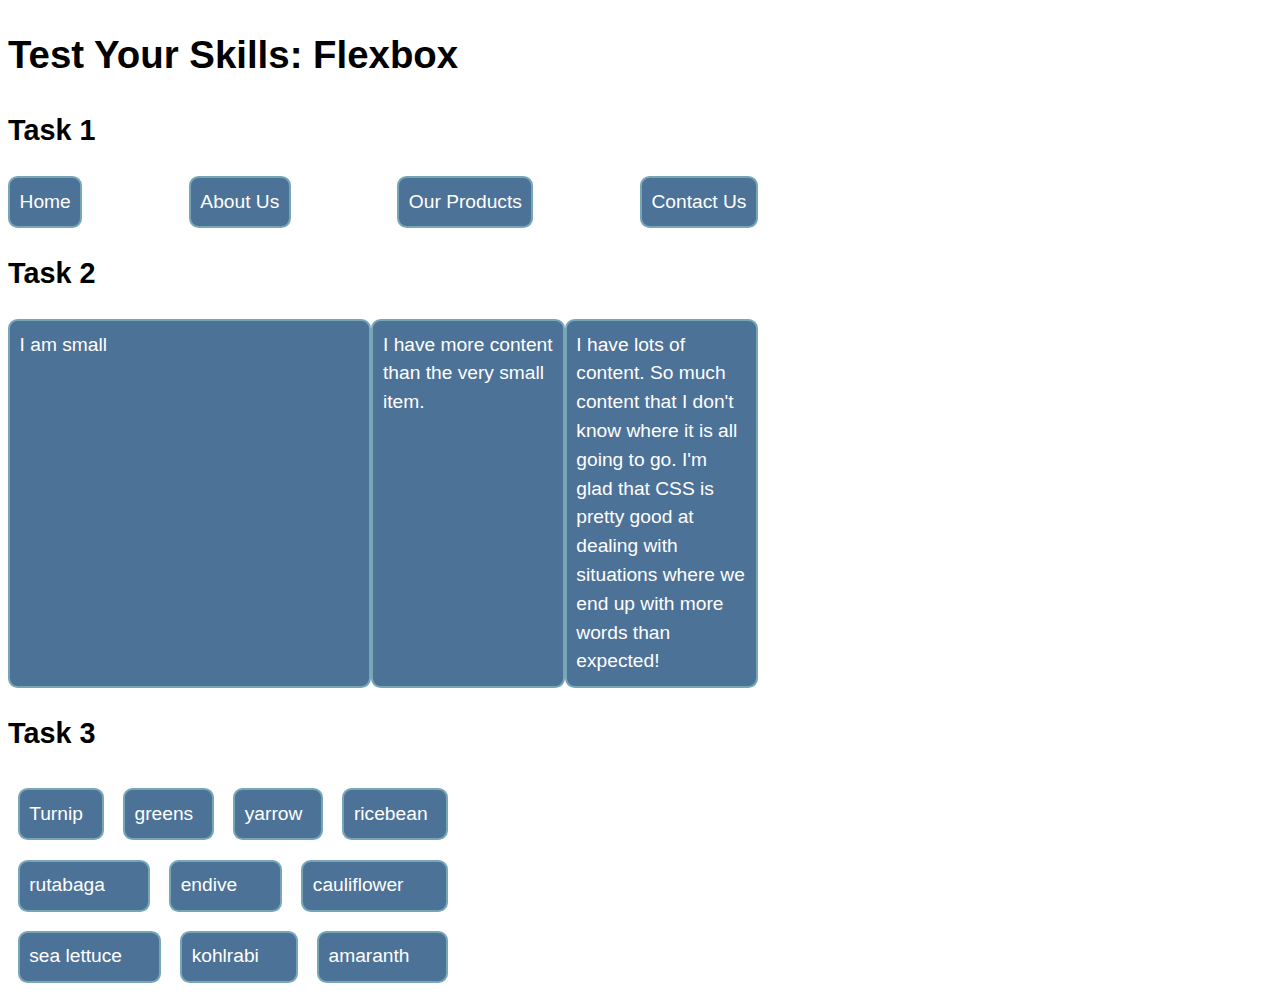
<file: wa/ica9/ica9part2.html>
<!DOCTYPE html>
<html lang="en">
<head>
  <meta charset="UTF-8" />
  <meta name="viewport" content="width=device-width, initial-scale=1.0"/>
  <title>Test Your Skills: Flexbox</title>
  <style>
    body {
      font: 1.2em / 1.5 sans-serif;
    }

    /* ── TASK 1 ── */
    .task1 nav ul {
      max-width: 750px;
      list-style: none;
      padding: 0;
      margin: 0;
    }

    .task1 nav a:link,
    .task1 nav a:visited {
      background-color: #4d7298;
      border: 2px solid #77a6b6;
      border-radius: 0.5em;
      color: white;
      padding: 0.5em;
      display: inline-block;
      text-decoration: none;
    }

    .task1 nav ul {
      display: flex;
      justify-content: space-between;
    }

    /* ── TASK 2 ── */
    .task2 ul {
      max-width: 750px;
      list-style: none;
      padding: 0;
      margin: 0;
    }

    .task2 li {
      background-color: #4d7298;
      border: 2px solid #77a6b6;
      border-radius: 0.5em;
      color: white;
      padding: 0.5em;
    }

    .task2 ul {
      display: flex;
    }

    .task2 li {
      flex: 1;
    }

    /* Bonus: first item twice the size */
    .task2 li:first-child {
      flex: 2;
    }

    /* ── TASK 3 ── */
    .task3 ul {
      width: 450px;
      list-style: none;
      padding: 0;
      margin: 0;
    }

    .task3 li {
      background-color: #4d7298;
      border: 2px solid #77a6b6;
      border-radius: 0.5em;
      color: white;
      padding: 0.5em;
      margin: 0.5em;
    }

    .task3 ul {
      display: flex;
      flex-wrap: wrap;
    }

    .task3 li {
      flex: auto;
    }
  </style>
</head>
<body>

<h1>Test Your Skills: Flexbox</h1>

<h2>Task 1</h2>
<div class="task1">
  <nav>
    <ul>
      <li><a href="/">Home</a></li>
      <li><a href="/about">About Us</a></li>
      <li><a href="/products">Our Products</a></li>
      <li><a href="/contact">Contact Us</a></li>
    </ul>
  </nav>
</div>

<h2>Task 2</h2>
<div class="task2">
  <ul>
    <li>I am small</li>
    <li>I have more content than the very small item.</li>
    <li>I have lots of content. So much content that I don't know where it is all going to go. I'm glad that CSS is pretty good at dealing with situations where we end up with more words than expected!</li>
  </ul>
</div>

<h2>Task 3</h2>
<div class="task3">
  <ul>
    <li>Turnip</li>
    <li>greens</li>
    <li>yarrow</li>
    <li>ricebean</li>
    <li>rutabaga</li>
    <li>endive</li>
    <li>cauliflower</li>
    <li>sea lettuce</li>
    <li>kohlrabi</li>
    <li>amaranth</li>
  </ul>
</div>

</body>
</html>
</file>
<file: assessment-files/style.css>
/* || General setup */

html, body {
  margin: 0;
  padding: 0;
}

html {
  font-size: 10px;
  background-color: #dde;
}

body {
  width: 80%;
  min-width: 1024px;
  margin: 0 auto;
}

/* || typography */

font[size="7"], font[size="6"], font[size="5"] {
  font-family: 'Sonsie One', cursive;
  color: #2a2a2a;
}

p, input, li, table, label {
  font-family: 'Open Sans Condensed', sans-serif;
  color: #2a2a2a;
}

font[size="7"] {
  font-size: 4rem;
  text-align: center;
  color: white;
  text-shadow: 2px 2px 10px black;
}

font[size="6"] {
  font-size: 3rem;
  text-align: center;
}

font[size="5"] {
  font-size: 2.2rem;
}

p, li, table {
  font-size: 1.6rem;
  line-height: 1.5;
}

/* || header layout */

div[class="nav"], article, footer, .secondary {
  background-color: green;
}

article, footer, .secondary {
  padding: 10px 30px;
}

article {
  margin-right: 10px;
}

div[class="nav"] {
  height: 50px;
  background-color: ff80ff;
  display: flex;
  padding: 1% 0;
  margin-bottom: 10px;
}

div[class="nav"] ul {
  padding: 0;
  list-style-type: none;
  flex: 2;
  display: flex;
}

div[class="nav"] li {
  display: inline;
  text-align: center;
  flex: 1;
}

div[class="nav"] a {
  display: inline-block;
  font-size: 2rem;
  text-transform: uppercase;
  text-decoration: none;
  color: black;
}

div[class="nav"] .search {
  flex: 1;
  display: flex;
  align-items: center;
  height: 100%;
  padding: 0 2em;
}

.search input {
  font-size: 1.6rem;
  height: 32px;
}

.search input[type="search"] {
  flex: 3;
}

.search input[type="submit"] {
  flex: 1;
  margin-left: 1rem;
  background: #333;
  border: 0;
  color: white;
}

/* || main layout */

main {
  display: flex;
}

article {
  flex: 5;
}

.secondary {
  flex: 2;
}

footer {
  margin-top: 10px;
}

/* Table styling */

table {
  width: 100%;
  background-color: #dde;
  border-collapse: collapse;
}

th, td {
  padding: 10px;
}

td {
  text-align: center;
}

th[scope="col"] {
  border-bottom: 1px solid black;
}

tbody tr:nth-child(odd) {
  background-color: #def;
}

/* styling content images and audio */

img, audio {
  display: block;
  margin: 0 auto;
}

audio {
  width: 500px;
}

/* Comments styling */

.comments {
  background-color: #def;
  padding: 10px;
}

.show-hide {
  cursor: pointer;
}

.comments font[size="6"] {
  font-size: 2rem;
}

.comments font[size="6"]:nth-of-type(2) {
  margin-bottom: 0;
}

.comment-form {
  margin-bottom: 3rem;
}

.comment-form .flex-pair {
  display: flex;
  padding: 0 3rem 1rem;
}

.comment-form label {
  align-self: center;
  flex: 2;
  text-align: right;
}

.comment-form input {
  margin-left: 1rem;
  flex: 6;
}

.show-hide {
  text-align: center;
  width: 150px;
}

.comment-form input, .comment-form label, .show-hide {
  font-size: 1.6rem;
  line-height: 32px;
}

.comment-form input[type="submit"], .show-hide {
  background: #333;
  border: 0;
  color: white;
}

.comment-form input[type="submit"] {
  width: 30%;
  display: block;
  margin: 0 auto;
}

.comment-container {
  margin-top: 0;
}

.comment-container li {
  list-style-type: none;
  display: flex;
}

.comment-container li p:nth-child(1) {
  flex: 1;
  font-weight: bold;
}

.comment-container li p:nth-child(2) {
  flex: 5;
}
</file>
<file: wa/assessment-files-fixed/style.css>
/* || General setup */

html, body {
  margin: 0;
  padding: 0;
}

html {
  font-size: 10px;
  background-color: #ddddee;
}

body {
  width: 80%;
  min-width: 1024px;
  margin: 0 auto;
}

/* || typography */

h1,h2,h3,h4 {
  font-family: 'Sonsie One', cursive;
  color: #2a2a2a;
}

p, input, li, table, label {
  font-family: 'Open Sans Condensed', sans-serif;
  color: #2a2a2a;
}

header, h1 {
  font-size: 4rem;
  text-align: center;
  color: #ffffff;
  text-shadow: 2px 2px 10px black;
}

h2 {
  font-size: 3rem;
  text-align: center;
}

h3 {
  font-size: 2.2rem;
}

h4 {
  font-size: 2rem;
}

p, li, table {
  font-size: 1.6rem;
  line-height: 1.5;
}

/* || header layout */

nav, article, footer, .secondary {
  background-color: rgb(255, 255, 255);
}

article, footer, .secondary {
  padding: 10px 30px;
}

article {
  margin-right: 10px;
}

nav {
  height: 50px;
  background-color: #ffffff;
  display: flex;
  padding: 1% 0;
  margin-bottom: 10px;
}

nav ul {
  padding: 0;
  list-style-type: none;
  flex: 2;
  display: flex;
}

nav li {
  display: inline;
  text-align: center;
  flex: 1;
}

nav a {
  display: inline-block;
  font-size: 2rem;
  text-transform: uppercase;
  text-decoration: none;
  color: black;
}

nav .search {
  flex: 1;
  display: flex;
  align-items: center;
  height: 100%;
  padding: 0 2em;
}

.search input {
  font-size: 1.6rem;
  height: 32px;
}

.search input[type="search"] {
  flex: 3;
}

.search input[type="submit"] {
  flex: 1;
  margin-left: 1rem;
  background: #333;
  border: 0;
  color: white;
}

/* || main layout */

main {
  display: flex;
}

article {
  flex: 5;
}

.secondary {
  flex: 2;
}

footer {
  margin-top: 10px;
}

/* Table styling */

table {
  width: 100%;
  background-color: #ffffff;
  border-collapse: collapse;
}

th, td {
  padding: 10px;
}

td {
  text-align: center;
}

th[scope="col"] {
  border-bottom: 1px solid black;
}

tbody tr:nth-child(odd) {
  background-color: #def;
}

/* styling content images and audio */

img, audio {
  display: block;
  margin: 0 auto;
}

audio {
  width: 500px;
}

/* Comments styling */

.comments {
  background-color: #def;
  padding: 10px;
}

.show-hide {
  cursor: pointer;
}

.comments h3 {
  font-size: 2rem;
}

.comments h4 {
  font-size: 2rem;
}

.comments h4:nth-of-type(2) {
  margin-bottom: 0;
}

.comment-form {
  margin-bottom: 3rem;
}

.comment-form .flex-pair {
  display: flex;
  padding: 0 3rem 1rem;
}

.comment-form label {
  align-self: center;
  flex: 2;
  text-align: right;
}

.comment-form input {
  margin-left: 1rem;
  flex: 6;
}

.show-hide {
  text-align: center;
  width: 150px;
}

.comment-form input, .comment-form label, .show-hide {
  font-size: 1.6rem;
  line-height: 32px;
}

.comment-form input[type="submit"], .show-hide {
  background: #333;
  border: 0;
  color: white;
}

.comment-form input[type="submit"] {
  width: 30%;
  display: block;
  margin: 0 auto;
}

.comment-container {
  margin-top: 0;
}

.comment-container li {
  list-style-type: none;
  display: flex;
}

.comment-container li p:nth-child(1) {
  flex: 1;
  font-weight: bold;
}

.comment-container li p:nth-child(2) {
  flex: 5;
}
</file>
<file: wa/digitalIdentityPortfolio/portfolio.css>
* {
  box-sizing: border-box;
  margin: 0;
  padding: 0;
}
 
body {
  font-family: 'DM Sans', 'Segoe UI', sans-serif;
  background-color:  #faf8f5;
  color: #222222;
  line-height: 1.6;
}
 
nav {
  display: flex;
  justify-content: space-between;
  align-items: center;
  padding: 1rem 2rem;
  background-color:  #faf8f5;
  border-bottom: 1px solid #e2ddd6;
  position: sticky;
  top: 0;
  z-index: 100;
}

.logo {
  letter-spacing: 0.02em;
  font-family: 'DM Serif Display', Georgia, serif;
  font-weight: 400;
  font-size: 1.15rem;
}
 
nav ul {
  list-style: none;
  display: flex;
  gap: 2rem;
}
 
nav ul li a {
  text-decoration: none;
  font-size: 0.95rem;
  color: #222;
  font-weight: 500;
  transition: opacity 0.2s;
}
 
nav ul li a:hover {
  opacity: 1;
  color: #c0784a;
}
 
main {
  max-width: 900px;
  margin: 0 auto;
  padding: 2rem 1.5rem;
}
 
section {
  margin-bottom: 5rem;
}
 
section h2 {
  font-size: 1.0rem;
  color: #c0784a;
  text-transform: uppercase;
  letter-spacing: 0.15em;
  margin-bottom: 0.5rem;
}
 
#about h1 {
    font-family: 'DM Serif Display', Georgia, serif;
  font-size: clamp(2.4rem, 5vw, 3.4rem);
  font-weight: 400;
  margin-bottom: 2rem;
}
 
.home-layout {
  display: flex;
  gap: 2rem;
  align-items: flex-start;
}
 
.home-photo {
  flex-shrink: 0;
  width: 220px;
  height: 220px;
  overflow: hidden;
  border-radius: 4px;
}
 
.home-photo img {
  width: 100%;
  height: 100%;
  object-fit: cover;
}
 
.bio-box p {
  margin-bottom: 1rem;
  font-size: 1rem;
  font-weight: 300;
  color: #555;
  line-height: 1.75;
}
 
.skills-grid {
  display: grid;
  grid-template-columns: repeat(3, 1fr);
  gap: 1.5rem;
  margin-bottom: 2rem;
}
 
.skill-group h3 {
  font-size: 0.8rem;
  text-transform: uppercase;
  letter-spacing: 0.1em;
  margin-bottom: 0.5rem;
  border-bottom: 1px solid #e2ddd6;
  padding-bottom: 0.3rem;
  color: #c0784a;
}
 
.skill-group ul {
  list-style: none;
  font-size: 0.95rem;
}
 
.skill-group ul li {
  padding: 0.2rem 0;
}
 
.course-columns {
  display: flex;
  gap: 3rem;
}
 
.course-columns h3 {
  font-size: 0.8rem;
  text-transform: uppercase;
  letter-spacing: 0.1em;
  color: #888;
  margin-bottom: 0.5rem;
}
 
.course-columns ul {
  list-style: none;
  font-size: 0.95rem;
}
 
.course-columns ul li {
  padding: 0.2rem 0;
}
 
.photo-grid {
  display: grid;
  grid-template-columns: repeat(3, 1fr);
  gap: 0.75rem;
  margin-top: 1rem;
}
 
.photo-box {
  aspect-ratio: 1;
  overflow: hidden;
  background-color: #f0f0f0;
  border-radius: 4px;
}
 
.photo-box img {
  width: 100%;
  height: 100%;
  object-fit: cover;
  display: block;
  filter: saturate(0.88);
  transition: transform 0.35s ease, filter 0.35s ease;
}
 
.photo-box:hover img {
  transform: scale(1.04);
  filter: saturate(1.1);
}
 
.contact-info {
  display: flex;
  flex-direction: column;
  gap: 1rem;
  margin-top: 1.5rem;
}
 
.contact-item {
  display: flex;
  gap: 1.5rem;
  align-items: baseline;
}
 
.contact-item span {
  font-size: 0.8rem;
  text-transform: uppercase;
  letter-spacing: 0.1em;
  color: #888;
  min-width: 80px;
}
 
.contact-item a {
  color: #222;
  text-decoration: none;
  border-bottom: 1px solid #ccc;
  transition: border-color 0.2s;
}
 
.contact-item a:hover {
   color: #c0784a;
  border-bottom-color: #c0784a;
}
 
footer {
  text-align: center;
  padding: 2rem;
  font-size: 0.8rem;
  color: #bbb;
  border-top: 1px solid #e2ddd6;
}
 
 @media (max-width: 640px) {
  .home-layout {
    flex-direction: column;
  }
 
  .home-photo {
    width: 100%;
    height: 300px;
  }
 
  .skills-grid {
    grid-template-columns: repeat(2, 1fr);
  }
 
  .photo-grid {
    grid-template-columns: repeat(2, 1fr);
  }
 
  nav ul {
    gap: 1.2rem;
  }
}
</file>
<file: wa/ica7/ica7.css>
body {
        background-color: #fff;
        color: #333;
        font-family: Arial, Helvetica, sans-serif;
        padding: 1em;
        margin: 0;
      }

      h1 {
        color: hotpink;
        font-size: 2em;
        font-family: Georgia, "Times New Roman", Times, serif;
        border-bottom: 10px dotted purple;
      }

      h2 {
        font-size: 1.5em;
        font-style: italic;
      }

      .job-title {
        color: #999999;
        font-weight: bold;
      }

      a:link,
      a:visited {
        color: #fb6542;
      }

      a:hover {
        color: green;
        text-decoration: none;
      }
      

      ul {
        background-color: #eeeeee;
        border: 5px solid purple;
        padding: 10px;
      }
</file>
<file: wa/ica8/ica8-style.css>
* {
  box-sizing: border-box;
}

html {
  font-family: sans-serif;
}

body {
  margin: 0;
  background: #ccc;
}

article {
  width: 210mm;
  height: 297mm;
  margin: 20px auto;
  position: relative;
  border-top: 1mm  solid red;
  border-bottom: 1mm solid red;
  background-color: white;

  background-image: 
  linear-gradient( 
    to bottom, 
    /* the opcity change as we go down the page*/
    rgba(0, 0, 0, 0.4) 0%,
    rgba(0, 0, 0, 0) 15%,
    rgba(0, 0, 0, 0) 85%,
    rgba(0, 0, 0, 0.4) 100%
    ), 

  url(top-image.png), 
  url(bottom-image.png);
  background-repeat:
    no-repeat, /*the gradient*/
    no-repeat, /*the top*/
    no-repeat; /*bottom*/
  background-position:
    top,
    top,
    bottom;
}


address {
  position: absolute;
  bottom: 8mm;
  right: 20mm;
  
}

h1 {
  position: absolute;
  top: 12mm;
  left: 20mm;
  width: 128px;
  height: 128px;
  font-size: 20px;
  letter-spacing: 1px;
  text-align: center;
  padding: 44px 0;
  color: white;
  text-shadow: 1px 1px 1px black;

    background-image: url(logo.png);
    filter: drop-shadow(2px 4px 6px rgba(0, 0, 0, 0.6));
}
</file>
